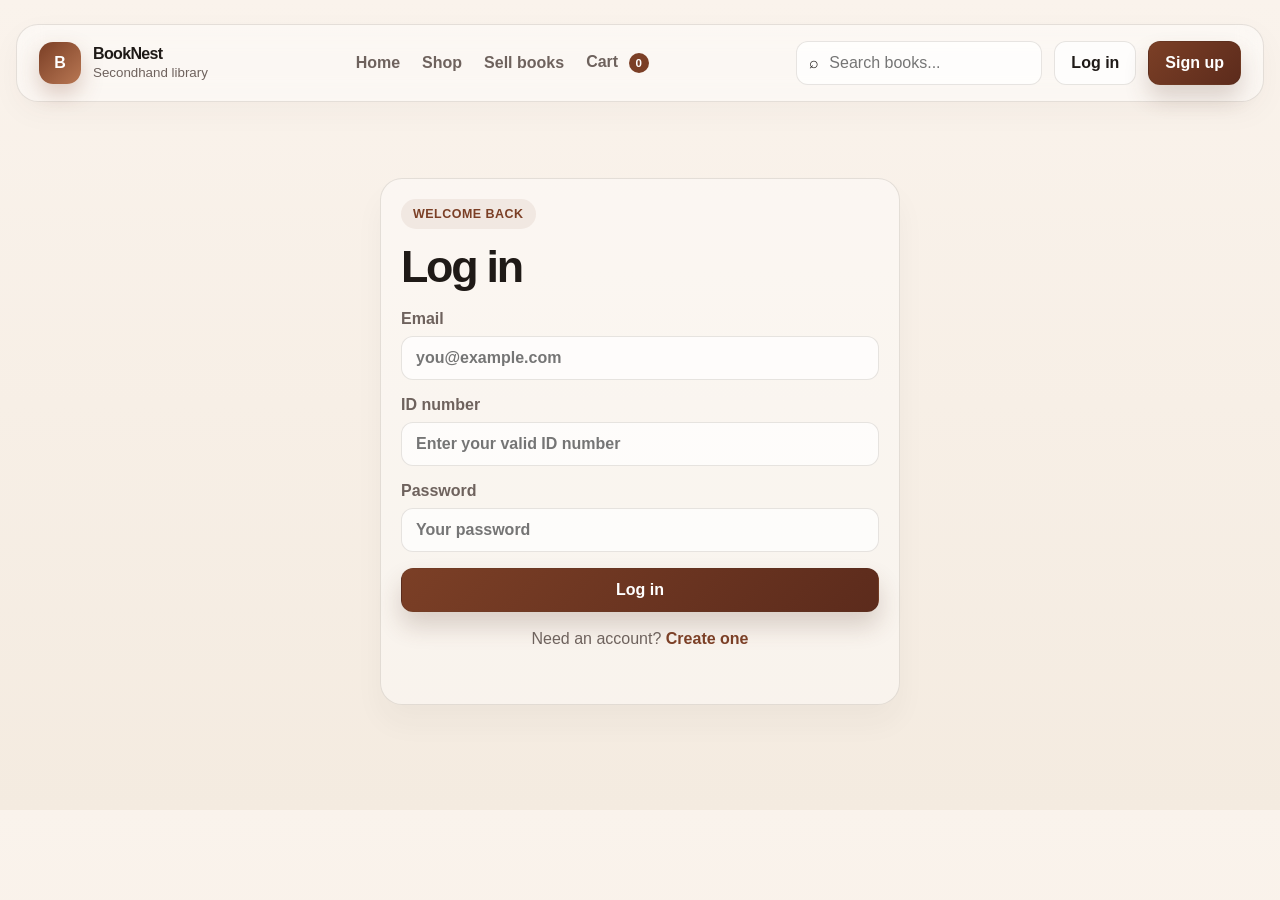
<file: index.html>
<!DOCTYPE html>
<html lang="en">
  <head>
    <meta charset="UTF-8" />
    <meta http-equiv="refresh" content="0; url=pages/login.html" />
    <title>BookNest</title>
  </head>
  <body>
    Redirecting to BookNest login page...
  </body>
</html>
</file>
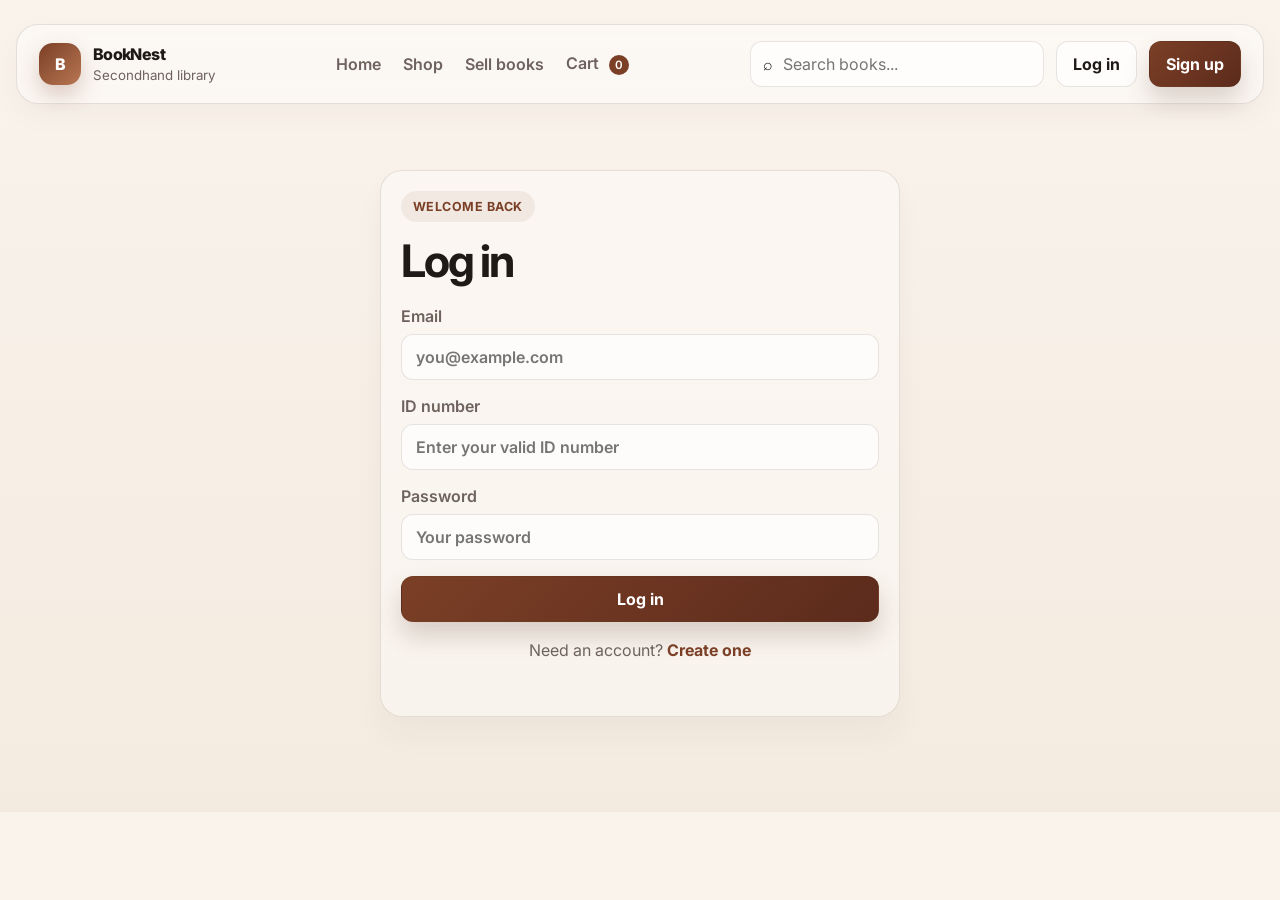
<file: pages/cart.html>
<!DOCTYPE html>
<html lang="en">
  <head>
    <meta charset="UTF-8" />
    <meta name="viewport" content="width=device-width, initial-scale=1.0" />
    <title>Your Cart | BookNest</title>
    <link rel="preconnect" href="https://fonts.googleapis.com" />
    <link rel="preconnect" href="https://fonts.gstatic.com" crossorigin />
    <link href="https://fonts.googleapis.com/css2?family=Inter:wght@400;500;600;700;800&display=swap" rel="stylesheet" />
    <link rel="stylesheet" href="../css/styles.css" />
  </head>
  <body data-page="cart">
    <div id="header-root"></div>

    <div class="page-shell">
      <main>
        <div class="page-header">
          <div>
            <span class="eyebrow">Your basket</span>
            <h1>Shopping cart</h1>
          </div>
          <a class="secondary-btn" href="products.html">Continue shopping</a>
        </div>

        <div class="layout-2col">
          <section class="cart-panel">
            <h3>Items</h3>
            <div id="cart-items"></div>
          </section>

          <aside id="cart-summary" class="summary-card"></aside>
        </div>
      </main>
    </div>

    <script src="../src/data/books.js"></script>
    <script src="../src/components/site-header.js"></script>
    <script src="../src/js/app.js"></script>
  </body>
</html>
</file>
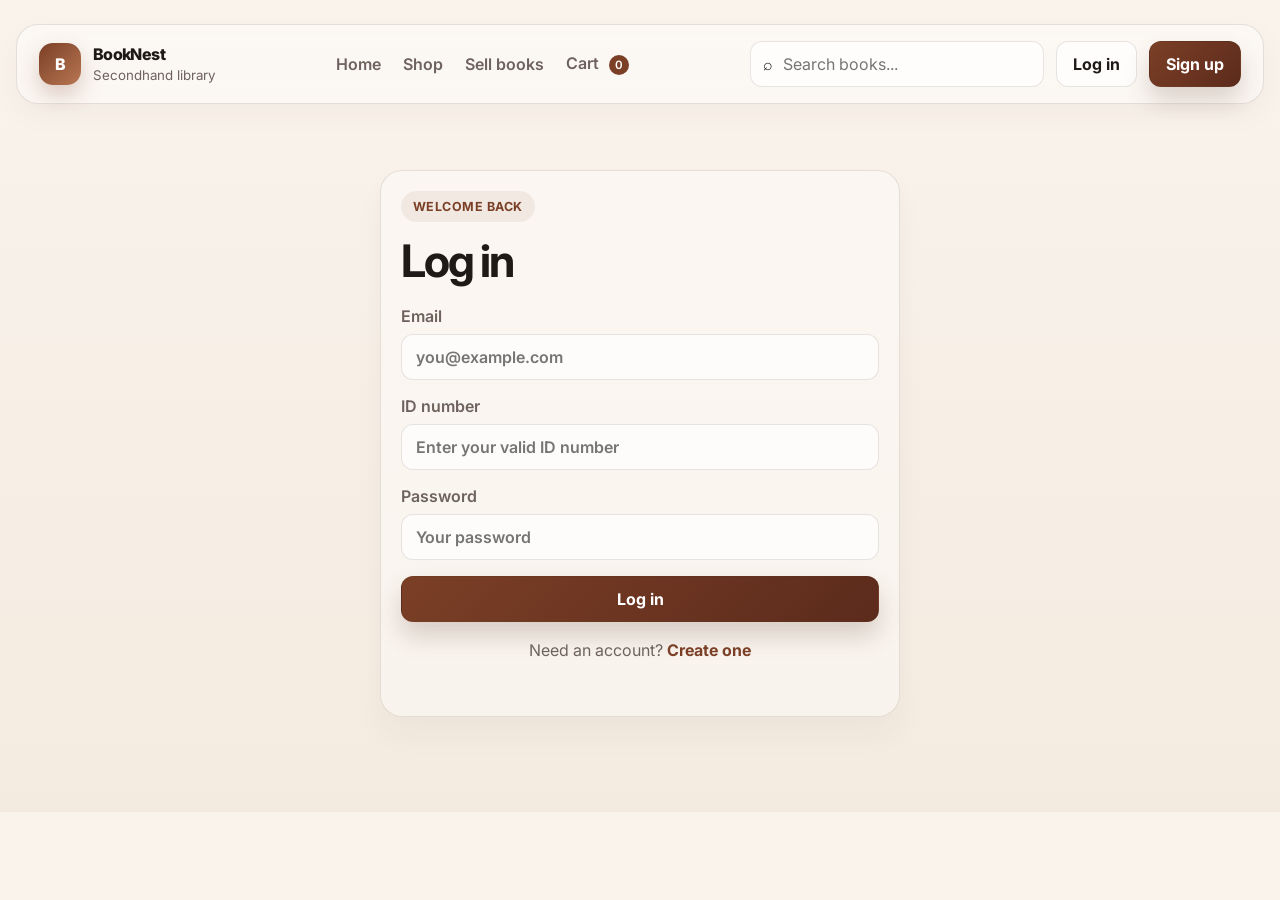
<file: pages/checkout.html>
<!DOCTYPE html>
<html lang="en">
  <head>
    <meta charset="UTF-8" />
    <meta name="viewport" content="width=device-width, initial-scale=1.0" />
    <title>Checkout | BookNest</title>
    <link rel="preconnect" href="https://fonts.googleapis.com" />
    <link rel="preconnect" href="https://fonts.gstatic.com" crossorigin />
    <link href="https://fonts.googleapis.com/css2?family=Inter:wght@400;500;600;700;800&display=swap" rel="stylesheet" />
    <link rel="stylesheet" href="../css/styles.css" />
  </head>
  <body data-page="checkout">
    <div id="header-root"></div>

    <div class="page-shell">
      <main>
        <div class="page-header">
          <div>
            <span class="eyebrow">Secure checkout</span>
            <h1>Payment details</h1>
          </div>
          <a class="secondary-btn" href="cart.html">Back to cart</a>
        </div>

        <div class="layout-2col">
          <section id="checkout-panel" class="checkout-panel"></section>

          <aside class="summary-card">
            <h3>Order summary</h3>
            <ul id="order-summary" class="summary-list"></ul>
            <div id="confirmation-box" class="success-box" style="display:none;">Order placed successfully!</div>
          </aside>
        </div>
      </main>
    </div>

    <script src="../src/data/books.js"></script>
    <script src="../src/components/site-header.js"></script>
    <script src="../src/js/app.js"></script>
  </body>
</html>
</file>
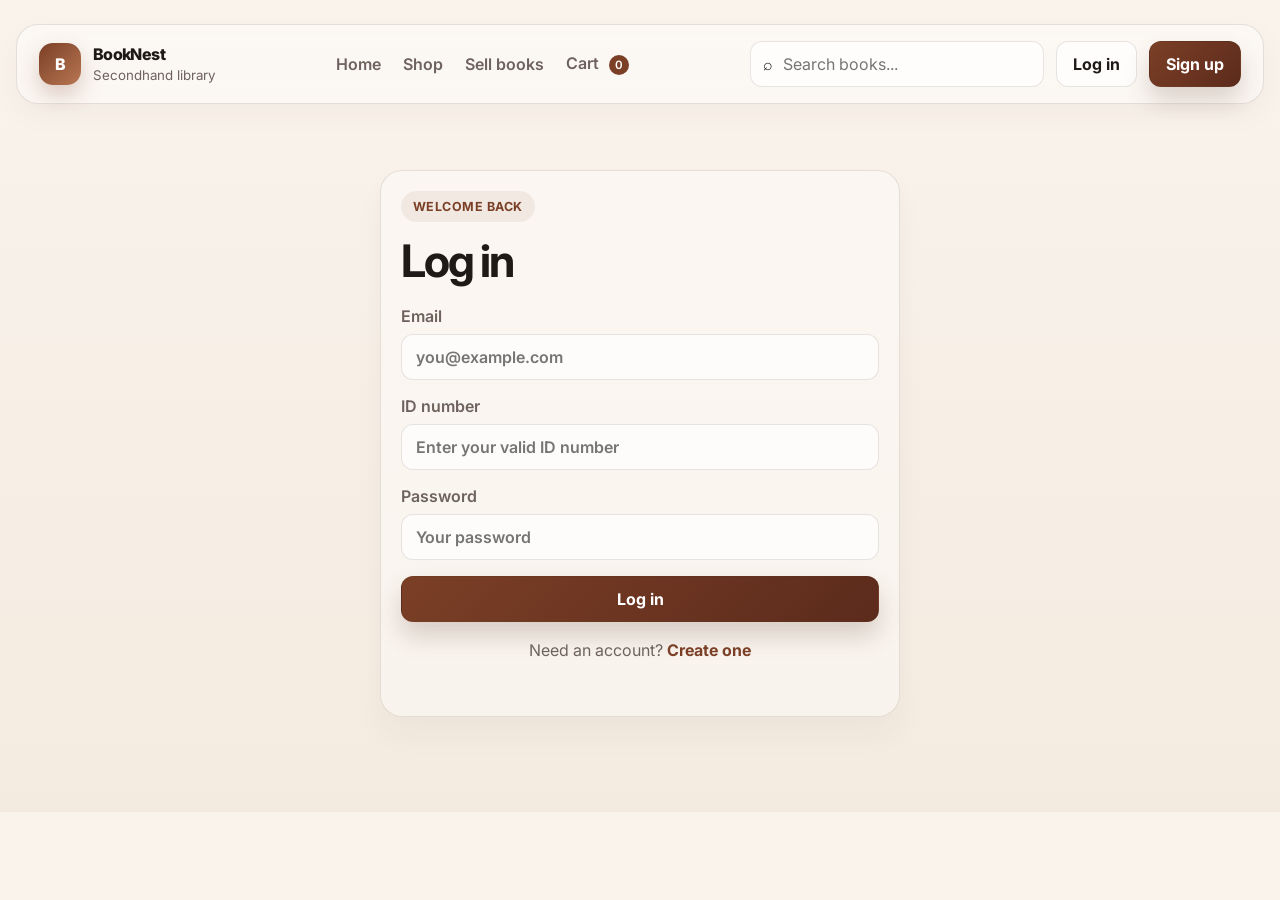
<file: pages/home.html>
<!DOCTYPE html>
<html lang="en">
  <head>
    <meta charset="UTF-8" />
    <meta name="viewport" content="width=device-width, initial-scale=1.0" />
    <title>BookNest | Secondhand Book Store</title>
    <link rel="preconnect" href="https://fonts.googleapis.com" />
    <link rel="preconnect" href="https://fonts.gstatic.com" crossorigin />
    <link href="https://fonts.googleapis.com/css2?family=Inter:wght@400;500;600;700;800&display=swap" rel="stylesheet" />
    <link rel="stylesheet" href="../css/styles.css" />
  </head>
  <body data-page="home">
    <div id="header-root"></div>

    <div class="page-shell">
      <main>
        <section class="hero">
          <div class="hero-copy">
            <span class="eyebrow">Fresh picks • low prices</span>
            <h1>Find your next favorite read at a fair price.</h1>
            <p>Discover gently used books, rare editions, and student favorites — all curated for readers who love value and stories.</p>

            <div class="hero-actions">
              <a href="products.html" class="primary-btn large">Shop now</a>
              <a href="sell.html" class="secondary-btn large">Sell your books</a>
            </div>

            <div class="stats-row">
              <div>
                <strong>25k+</strong>
                <span>Books listed</span>
              </div>
              <div>
                <strong>4.8/5</strong>
                <span>Reader rating</span>
              </div>
              <div>
                <strong>1,200+</strong>
                <span>Happy buyers</span>
              </div>
            </div>
          </div>

          <div class="hero-visual">
            <div class="book-showcase">
              <div class="stacked-book book-one"></div>
              <div class="stacked-book book-two"></div>
              <div class="featured-book-card">
                <img class="cover-art" alt="Featured book cover" src="https://images.unsplash.com/photo-1512820790803-83ca734da794?auto=format&fit=crop&w=900&q=80" />
                <div class="book-details">
                  <p class="label">Featured</p>
                  <h3>Modern Poetry</h3>
                  <div class="meta-row">
                    <span>by Maya Cole</span>
                    <strong>$18</strong>
                  </div>
                </div>
              </div>
            </div>
          </div>
        </section>

        <section class="promo-strip">
          <div><span>📚</span> Free shipping over $35</div>
          <div><span>✅</span> Quality checked condition</div>
          <div><span>🔄</span> Easy exchange policy</div>
        </section>

        <section class="category-grid">
          <article class="category-card" data-category="Fiction">
            <img src="https://images.unsplash.com/photo-1515377905703-c4788e51af15?auto=format&fit=crop&w=900&q=80" alt="Fiction books" />
            <div>
              <h3>Fiction</h3>
              <p>Stories that stay with you.</p>
            </div>
          </article>

          <article class="category-card" data-category="Academic">
            <img src="https://images.unsplash.com/photo-1521587760476-6c12a4b040da?auto=format&fit=crop&w=900&q=80" alt="Academic books" />
            <div>
              <h3>Academic</h3>
              <p>Study essentials and guides.</p>
            </div>
          </article>

          <article class="category-card" data-category="Self-growth">
            <img src="https://images.unsplash.com/photo-1544947950-fa07a98d237f?auto=format&fit=crop&w=900&q=80" alt="Self-growth books" />
            <div>
              <h3>Self-growth</h3>
              <p>Mindset, habits, and clarity.</p>
            </div>
          </article>
        </section>

        <section class="catalogue home-catalogue">
          <div class="section-head">
            <div>
              <span class="eyebrow">Popular now</span>
              <h2>Trending books</h2>
            </div>
            <a href="products.html">View all →</a>
          </div>

          <div id="home-book-grid" class="book-grid"></div>
        </section>

        <section class="bottom-sections">
          <div class="sell-panel">
            <div>
              <span class="eyebrow">Sell with us</span>
              <h3>Turn your old books into cash.</h3>
            </div>
            <a class="primary-btn" href="sell.html">Start selling</a>
          </div>

          <div class="feature-grid">
            <article>
              <div class="icon">📦</div>
              <h4>Quick dispatch</h4>
              <p>Orders packed within 24 hours.</p>
            </article>
            <article>
              <div class="icon">🛡️</div>
              <h4>Verified quality</h4>
              <p>Every book is inspected before listing.</p>
            </article>
            <article>
              <div class="icon">💬</div>
              <h4>Reader support</h4>
              <p>Friendly guidance for every purchase.</p>
            </article>
          </div>
        </section>
      </main>
    </div>

    <script src="../src/data/books.js"></script>
    <script src="../src/components/site-header.js"></script>
    <script src="../src/js/app.js"></script>
  </body>
</html>
</file>
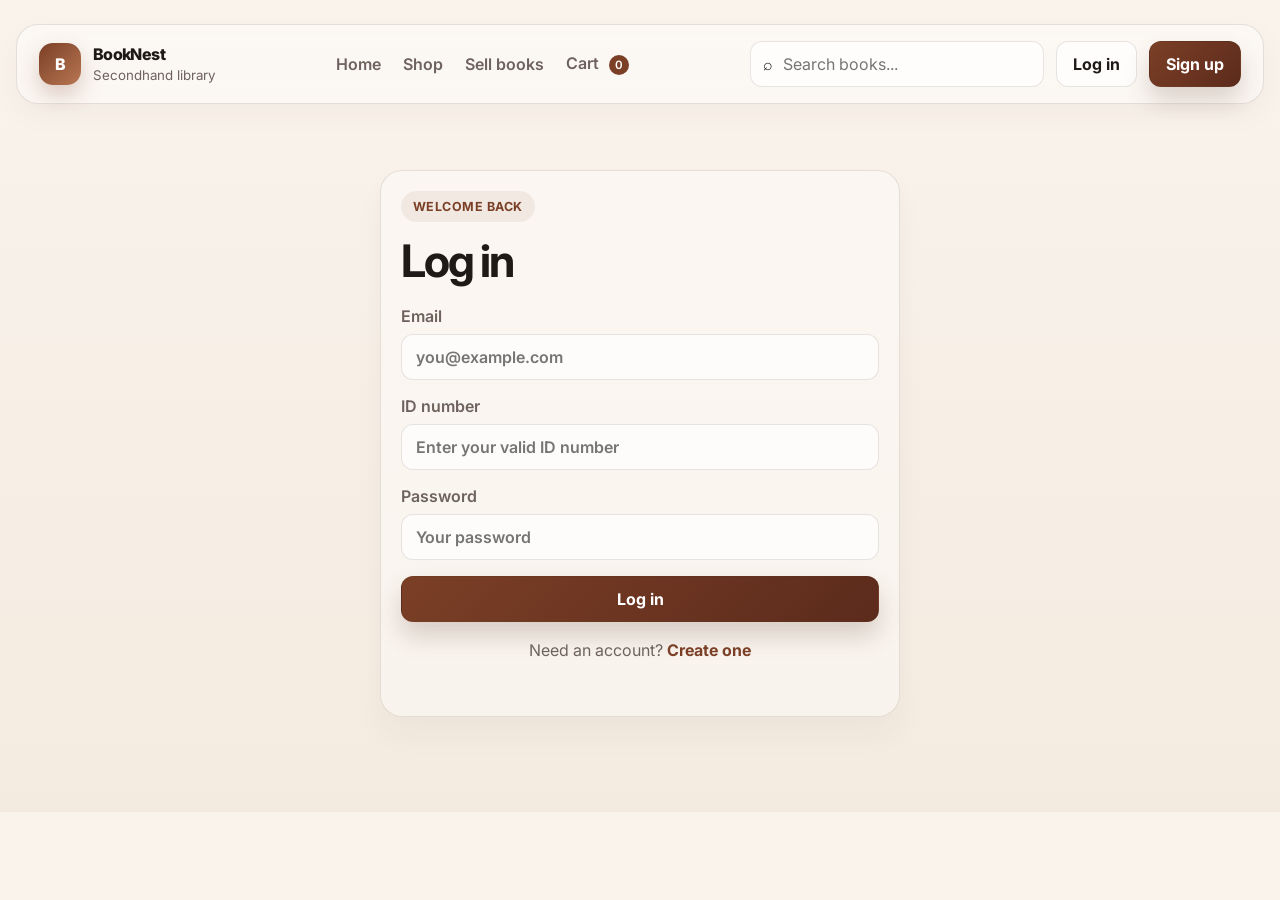
<file: pages/login.html>
<!DOCTYPE html>
<html lang="en">
  <head>
    <meta charset="UTF-8" />
    <meta name="viewport" content="width=device-width, initial-scale=1.0" />
    <title>Login | BookNest</title>
    <link rel="preconnect" href="https://fonts.googleapis.com" />
    <link rel="preconnect" href="https://fonts.gstatic.com" crossorigin />
    <link href="https://fonts.googleapis.com/css2?family=Inter:wght@400;500;600;700;800&display=swap" rel="stylesheet" />
    <link rel="stylesheet" href="../css/styles.css" />
  </head>
  <body data-page="login">
    <div id="header-root"></div>

    <div class="page-shell auth-shell">
      <div class="auth-card">
        <div class="auth-header">
          <span class="eyebrow">Welcome back</span>
          <h1>Log in</h1>
        </div>

        <form id="login-form" class="auth-form">
          <label>
            <span>Email</span>
            <input name="email" type="email" placeholder="you@example.com" required />
          </label>

          <label>
            <span>ID number</span>
            <input name="idNumber" type="text" placeholder="Enter your valid ID number" required />
          </label>

          <label>
            <span>Password</span>
            <input name="password" type="password" placeholder="Your password" required />
          </label>

          <button type="submit" class="primary-btn">Log in</button>
        </form>

        <p class="auth-switch">
          Need an account?
          <a href="signup.html">Create one</a>
        </p>

        <div id="login-message" class="auth-message" aria-live="polite"></div>
      </div>
    </div>

    <script src="../src/components/site-header.js"></script>
    <script src="../src/js/auth.js"></script>
  </body>
</html>
</file>
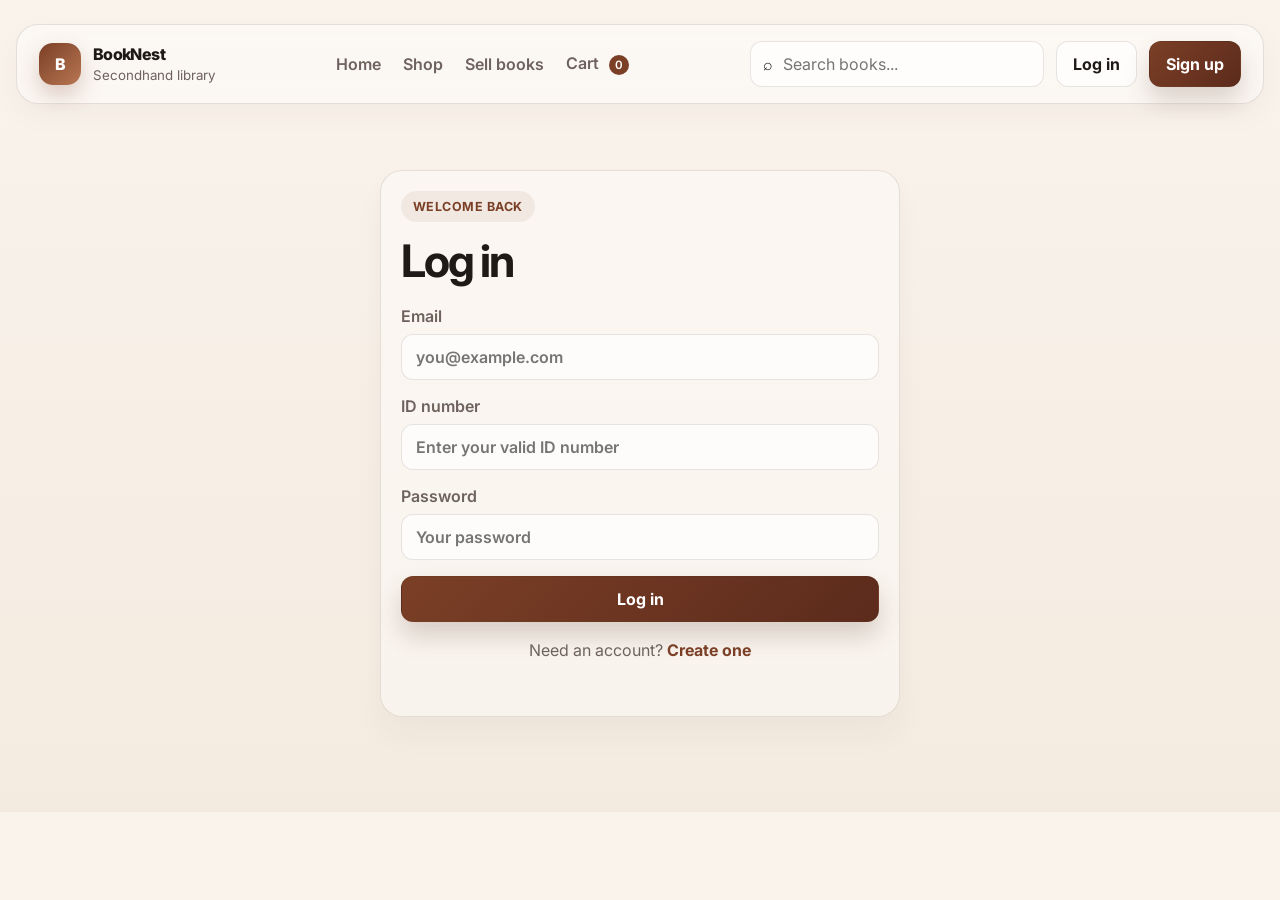
<file: pages/product.html>
<!DOCTYPE html>
<html lang="en">
  <head>
    <meta charset="UTF-8" />
    <meta name="viewport" content="width=device-width, initial-scale=1.0" />
    <title>Book Details | BookNest</title>
    <link rel="preconnect" href="https://fonts.googleapis.com" />
    <link rel="preconnect" href="https://fonts.gstatic.com" crossorigin />
    <link href="https://fonts.googleapis.com/css2?family=Inter:wght@400;500;600;700;800&display=swap" rel="stylesheet" />
    <link rel="stylesheet" href="../css/styles.css" />
  </head>
  <body data-page="product">
    <div id="header-root"></div>

    <div class="page-shell">
      <main>
        <div id="product-detail"></div>
      </main>
    </div>

    <script src="../src/data/books.js"></script>
    <script src="../src/components/site-header.js"></script>
    <script src="../src/js/app.js"></script>
  </body>
</html>
</file>
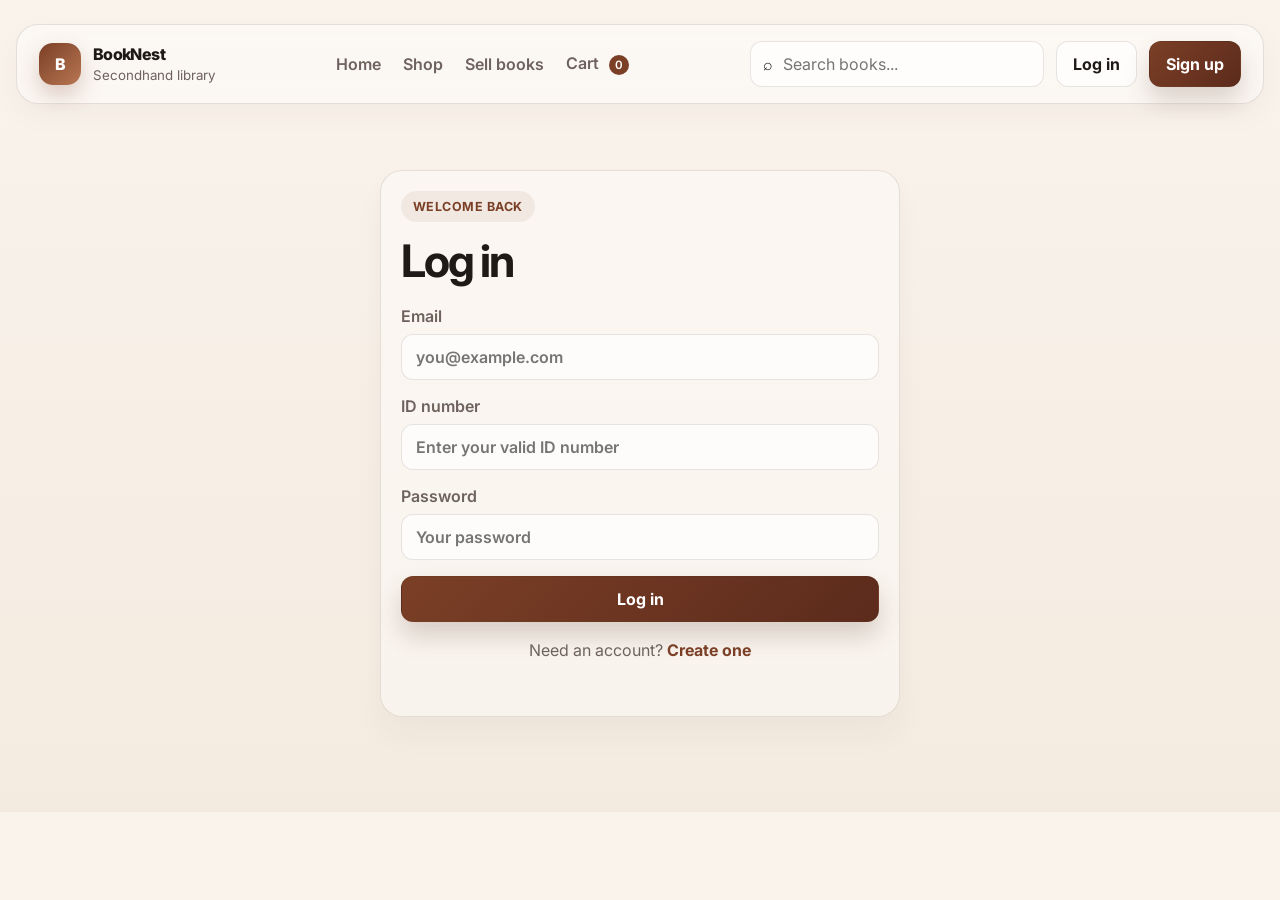
<file: pages/products.html>
<!DOCTYPE html>
<html lang="en">
  <head>
    <meta charset="UTF-8" />
    <meta name="viewport" content="width=device-width, initial-scale=1.0" />
    <title>Shop Books | BookNest</title>
    <link rel="preconnect" href="https://fonts.googleapis.com" />
    <link rel="preconnect" href="https://fonts.gstatic.com" crossorigin />
    <link href="https://fonts.googleapis.com/css2?family=Inter:wght@400;500;600;700;800&display=swap" rel="stylesheet" />
    <link rel="stylesheet" href="../css/styles.css" />
  </head>
  <body data-page="products">
    <div id="header-root"></div>

    <div class="page-shell">
      <main>
        <div class="page-header">
          <div>
            <span class="eyebrow">Browse collection</span>
            <h1>Secondhand bestsellers</h1>
            <p>Curated reads with quality checked and gently loved covers.</p>
          </div>
          <a class="primary-btn" href="sell.html">Sell a book</a>
        </div>

        <div class="catalog-toolbar">
          <div class="filters" aria-label="Book filters">
            <button class="chip active" data-category="All">All</button>
            <button class="chip" data-category="Fiction">Fiction</button>
            <button class="chip" data-category="Academic">Academic</button>
            <button class="chip" data-category="Self-growth">Self-growth</button>
            <button class="chip" data-category="Comics">Comics</button>
            <button class="chip" data-category="Children">Children</button>
          </div>

          <select id="sort-select" aria-label="Sort books">
            <option value="featured">Featured</option>
            <option value="low">Price: Low to high</option>
            <option value="high">Price: High to low</option>
            <option value="rating">Top rated</option>
          </select>
        </div>

        <div id="product-grid" class="book-grid"></div>
      </main>
    </div>

    <script src="../src/data/books.js"></script>
    <script src="../src/components/site-header.js"></script>
    <script src="../src/js/app.js"></script>
  </body>
</html>
</file>
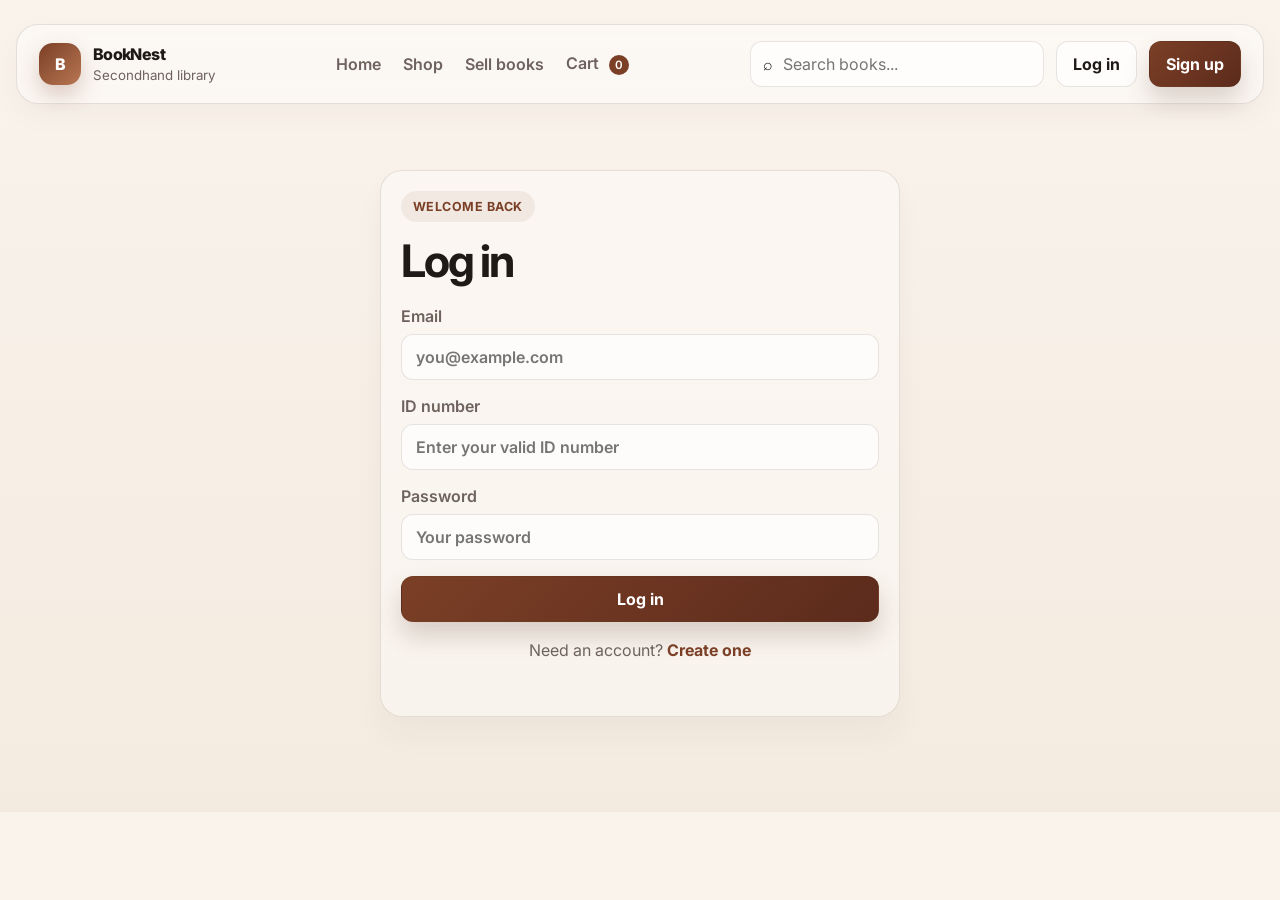
<file: pages/sell.html>
<!DOCTYPE html>
<html lang="en">
  <head>
    <meta charset="UTF-8" />
    <meta name="viewport" content="width=device-width, initial-scale=1.0" />
    <title>Sell Your Book | BookNest</title>
    <link rel="preconnect" href="https://fonts.googleapis.com" />
    <link rel="preconnect" href="https://fonts.gstatic.com" crossorigin />
    <link href="https://fonts.googleapis.com/css2?family=Inter:wght@400;500;600;700;800&display=swap" rel="stylesheet" />
    <link rel="stylesheet" href="../css/styles.css" />
  </head>
  <body data-page="sell">
    <div id="header-root"></div>

    <div class="page-shell">
      <main>
        <div class="page-header">
          <div>
            <span class="eyebrow">Seller dashboard</span>
            <h1>List your book</h1>
            <p>Turn your old books into cash with a quick, simple listing.</p>
          </div>
          <a class="secondary-btn" href="products.html">Browse catalog</a>
        </div>

        <div class="layout-2col">
          <section class="sell-panel-card">
            <h3>Book details</h3>
            <form class="sell-form" id="sell-form">
              <div>
                <label>Title</label>
                <input name="title" type="text" placeholder="Enter book title" required />
              </div>
              <div>
                <label>Author</label>
                <input name="author" type="text" placeholder="Enter author name" required />
              </div>
              <div>
                <label>Category</label>
                <select name="category">
                  <option>Fiction</option>
                  <option>Academic</option>
                  <option>Self-growth</option>
                  <option>Comics</option>
                  <option>Children</option>
                  <option>History</option>
                </select>
              </div>
              <div>
                <label>Condition</label>
                <select name="condition">
                  <option>Like new</option>
                  <option>Good</option>
                  <option>Average</option>
                </select>
              </div>
              <div>
                <label>Price</label>
                <input name="price" type="number" min="5" step="1" value="18" required />
              </div>
              <div>
                <label>Cover image URL</label>
                <input name="image" type="url" placeholder="https://..." />
              </div>
              <div class="form-full">
                <label>Notes</label>
                <textarea name="notes" placeholder="Add a short description of the book's condition and story."></textarea>
              </div>
              <div class="form-full form-actions">
                <button class="primary-btn" type="submit">List book</button>
                <button class="secondary-btn" type="reset">Reset</button>
              </div>
            </form>
            <div id="success-box" class="success-box" style="display: none;"></div>
          </section>

          <aside class="summary-card">
            <h3>Listing preview</h3>
            <div id="listing-preview" class="listing-preview">
              <img src="https://images.unsplash.com/photo-1516979187457-637abb4f9353?auto=format&fit=crop&w=900&q=80" alt="Preview book" />
              <div>
                <div class="book-category">Fiction</div>
                <h4>Preview title</h4>
                <p>by Author Name</p>
                <strong>$18</strong>
              </div>
            </div>
          </aside>
        </div>
      </main>
    </div>

    <script src="../src/data/books.js"></script>
    <script src="../src/components/site-header.js"></script>
    <script src="../src/js/app.js"></script>
  </body>
</html>
</file>
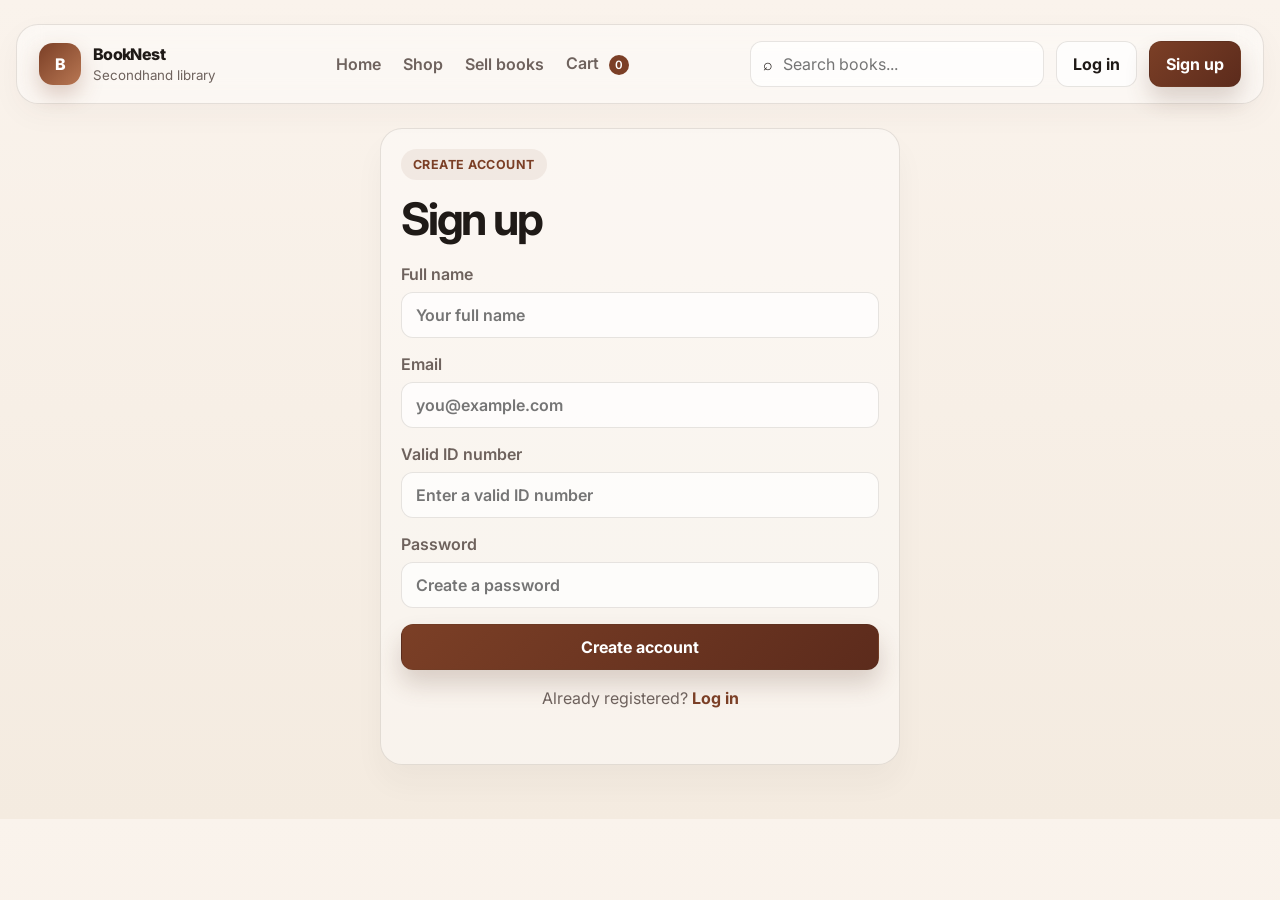
<file: pages/signup.html>
<!DOCTYPE html>
<html lang="en">
  <head>
    <meta charset="UTF-8" />
    <meta name="viewport" content="width=device-width, initial-scale=1.0" />
    <title>Sign Up | BookNest</title>
    <link rel="preconnect" href="https://fonts.googleapis.com" />
    <link rel="preconnect" href="https://fonts.gstatic.com" crossorigin />
    <link href="https://fonts.googleapis.com/css2?family=Inter:wght@400;500;600;700;800&display=swap" rel="stylesheet" />
    <link rel="stylesheet" href="../css/styles.css" />
  </head>
  <body data-page="signup">
    <div id="header-root"></div>

    <div class="page-shell auth-shell">
      <div class="auth-card">
        <div class="auth-header">
          <span class="eyebrow">Create account</span>
          <h1>Sign up</h1>
        </div>

        <form id="signup-form" class="auth-form">
          <label>
            <span>Full name</span>
            <input name="name" type="text" placeholder="Your full name" required />
          </label>

          <label>
            <span>Email</span>
            <input name="email" type="email" placeholder="you@example.com" required />
          </label>

          <label>
            <span>Valid ID number</span>
            <input name="idNumber" type="text" placeholder="Enter a valid ID number" required />
          </label>

          <label>
            <span>Password</span>
            <input name="password" type="password" placeholder="Create a password" required />
          </label>

          <button type="submit" class="primary-btn">Create account</button>
        </form>

        <p class="auth-switch">
          Already registered?
          <a href="login.html">Log in</a>
        </p>

        <div id="signup-message" class="auth-message" aria-live="polite"></div>
      </div>
    </div>

    <script src="../src/components/site-header.js"></script>
    <script src="../src/js/auth.js"></script>
  </body>
</html>
</file>
<file: css/styles.css>
:root {
  --bg: #f5efe8;
  --bg-soft: #f9f4ee;
  --card: #fffdfb;
  --surface: #f0e6dc;
  --primary: #7b3f26;
  --primary-dark: #5c2b1c;
  --text: #1f1a17;
  --muted: #6e625d;
  --line: rgba(71, 53, 45, 0.13);
  --warm: #e6b267;
  --sage: #9cb89c;
  --shadow: 0 24px 50px rgba(73, 45, 34, 0.12);
  --success: #2d7d55;
  --danger: #ba4a4a;
}

* { box-sizing: border-box; }
html { scroll-behavior: smooth; }
body {
  margin: 0;
  font-family: "Inter", sans-serif;
  background: linear-gradient(180deg, #faf3ec 0%, #f4ebe0 100%);
  color: var(--text);
}

a { text-decoration: none; }
button, input, select, textarea { font: inherit; }
img { display: block; max-width: 100%; }

.page-shell {
  width: min(1280px, calc(100% - 32px));
  margin: 24px auto 54px;
}

.topbar {
  display: flex;
  align-items: center;
  justify-content: space-between;
  gap: 18px;
  background: rgba(255, 255, 255, 0.42);
  backdrop-filter: blur(12px);
  border: 1px solid var(--line);
  border-radius: 22px;
  padding: 16px 22px;
  box-shadow: 0 10px 30px rgba(71, 53, 45, 0.04);
  width: min(1280px, calc(100% - 32px));
  margin: 24px auto 0;
}

.brand-wrap {
  display: flex;
  align-items: center;
  gap: 12px;
  color: var(--text);
}

.brand-mark {
  width: 42px;
  height: 42px;
  display: grid;
  place-items: center;
  border-radius: 14px;
  background: linear-gradient(135deg, var(--primary), #b87753);
  color: white;
  font-weight: 800;
  box-shadow: 0 10px 22px rgba(123, 63, 38, 0.25);
}

.brand-name { font-weight: 800; letter-spacing: -0.04em; }
.brand-wrap small { color: var(--muted); }

.nav-links {
  display: flex;
  align-items: center;
  gap: 22px;
}

.nav-links a {
  color: var(--muted);
  font-weight: 600;
}

.nav-links a.active,
.nav-links a:hover { color: var(--primary); }

.cart-pill {
  display: inline-flex;
  align-items: center;
  justify-content: center;
  min-width: 20px;
  height: 20px;
  border-radius: 999px;
  background: var(--primary);
  color: white;
  font-size: 0.72rem;
  padding: 0 6px;
  margin-left: 6px;
}

.header-actions {
  display: flex;
  align-items: center;
  gap: 12px;
}

.search-box {
  display: flex;
  align-items: center;
  gap: 10px;
  background: rgba(255, 255, 255, 0.74);
  border: 1px solid var(--line);
  border-radius: 12px;
  padding: 0 12px;
  min-width: 220px;
}

.search-box input {
  background: transparent;
  border: 0;
  outline: none;
  color: var(--muted);
  width: 100%;
  padding: 12px 0;
}

.primary-btn,
.secondary-btn,
.ghost-btn,
.small-btn {
  display: inline-flex;
  align-items: center;
  justify-content: center;
  border-radius: 12px;
  padding: 12px 16px;
  cursor: pointer;
  font-weight: 700;
  transition: 0.2s ease;
  border: 1px solid var(--line);
}

.primary-btn {
  background: linear-gradient(135deg, var(--primary), var(--primary-dark));
  color: white;
  box-shadow: 0 14px 24px rgba(91, 53, 40, 0.2);
}

.secondary-btn,
.ghost-btn,
.small-btn {
  background: rgba(255, 255, 255, 0.7);
  color: var(--text);
}

.primary-btn:hover,
.secondary-btn:hover,
.ghost-btn:hover,
.small-btn:hover { transform: translateY(-1px); }

.large { padding: 15px 22px; font-size: 1rem; }

.user-pill {
  display: inline-flex;
  align-items: center;
  padding: 10px 14px;
  border-radius: 999px;
  background: rgba(123, 63, 38, 0.08);
  color: var(--primary);
  font-weight: 700;
}

.hero {
  display: grid;
  grid-template-columns: 1.2fr 0.8fr;
  align-items: center;
  gap: 30px;
  padding: 46px 10px 18px;
}

.eyebrow {
  display: inline-block;
  padding: 8px 12px;
  border-radius: 999px;
  background: rgba(123, 63, 38, 0.08);
  color: var(--primary);
  font-size: 0.78rem;
  font-weight: 700;
  letter-spacing: 0.04em;
  text-transform: uppercase;
}

.hero-copy h1 { margin: 16px 0; font-size: clamp(2.5rem, 4vw, 5rem); line-height: 0.95; letter-spacing: -0.06em; }
.hero-copy p { margin: 0; max-width: 600px; color: var(--muted); font-size: 1.08rem; line-height: 1.7; }
.hero-actions { display: flex; gap: 14px; margin-top: 28px; }
.stats-row { display: flex; gap: 28px; margin-top: 30px; flex-wrap: wrap; }
.stats-row div { display: flex; flex-direction: column; gap: 6px; }
.stats-row strong { font-size: 1.5rem; letter-spacing: -0.05em; }
.stats-row span { color: var(--muted); }

.hero-visual { display: flex; justify-content: center; align-items: center; min-height: 420px; }
.book-showcase { position: relative; width: min(480px, 100%); height: 420px; }
.stacked-book {
  position: absolute;
  border-radius: 24px 24px 16px 16px;
  box-shadow: var(--shadow);
}
.book-one {
  width: 200px;
  height: 280px;
  background: linear-gradient(180deg, #d7a66f, #b96d39);
  left: 90px;
  top: 70px;
  transform: rotate(-18deg);
}
.book-two {
  width: 200px;
  height: 280px;
  background: linear-gradient(180deg, #7c8e9a, #536673);
  right: 70px;
  top: 110px;
  transform: rotate(12deg);
}
.featured-book-card {
  position: absolute;
  left: 50%;
  top: 48%;
  transform: translate(-50%, -50%);
  width: 280px;
  background: rgba(255, 255, 255, 0.7);
  border: 1px solid rgba(255, 255, 255, 0.8);
  border-radius: 24px;
  padding: 18px;
  box-shadow: var(--shadow);
}
.cover-art {
  width: 100%;
  height: 180px;
  border-radius: 18px;
  object-fit: cover;
}
.book-details { margin-top: 14px; }
.label { margin: 0 0 8px; text-transform: uppercase; letter-spacing: 0.07em; font-size: 0.72rem; color: var(--muted); }
.book-details h3 { margin: 0 0 10px; font-size: 1.5rem; letter-spacing: -0.04em; }
.meta-row { display: flex; justify-content: space-between; align-items: center; color: var(--muted); font-size: 0.92rem; }
.meta-row strong { color: var(--text); }

.promo-strip {
  display: grid;
  grid-template-columns: repeat(3, minmax(200px, 1fr));
  gap: 14px;
  margin: 18px 0 28px;
}
.promo-strip > div {
  display: flex;
  align-items: center;
  justify-content: center;
  gap: 10px;
  background: rgba(255, 255, 255, 0.4);
  border: 1px solid var(--line);
  border-radius: 16px;
  padding: 16px 12px;
  color: var(--muted);
  font-weight: 600;
}

.category-grid {
  display: grid;
  grid-template-columns: repeat(3, minmax(0, 1fr));
  gap: 18px;
  margin: 24px 0 32px;
}
.category-card {
  display: grid;
  grid-template-columns: 100px 1fr;
  align-items: center;
  gap: 14px;
  background: rgba(255, 255, 255, 0.38);
  border: 1px solid var(--line);
  border-radius: 22px;
  padding: 12px;
  cursor: pointer;
}
.category-card img { width: 100%; height: 110px; border-radius: 16px; object-fit: cover; }
.category-card h3 { margin: 0 0 8px; font-size: 1.2rem; }
.category-card p { margin: 0; color: var(--muted); line-height: 1.5; }

.catalogue { min-width: 0; }
.section-head {
  display: flex;
  justify-content: space-between;
  align-items: flex-end;
  gap: 12px;
  margin-bottom: 18px;
}
.section-head h2 { margin: 8px 0 0; font-size: clamp(1.8rem, 3vw, 2.6rem); letter-spacing: -0.05em; }
.section-head a { color: var(--primary); font-weight: 700; }

.filters {
  display: flex;
  align-items: center;
  gap: 12px;
  flex-wrap: wrap;
  margin-bottom: 20px;
}
.chip {
  padding: 10px 14px;
  border-radius: 999px;
  border: 1px solid var(--line);
  background: rgba(255, 255, 255, 0.4);
  color: var(--muted);
  font-weight: 700;
  cursor: pointer;
}
.chip.active {
  background: var(--primary);
  color: #fff;
  border-color: rgba(0, 0, 0, 0);
}

.book-grid {
  display: grid;
  grid-template-columns: repeat(3, minmax(0, 1fr));
  gap: 20px;
}
.book-card {
  background: rgba(255, 255, 255, 0.42);
  border: 1px solid var(--line);
  border-radius: 22px;
  padding: 14px;
  box-shadow: 0 18px 30px rgba(63, 48, 41, 0.04);
}
.book-card img { width: 100%; height: 240px; object-fit: cover; border-radius: 18px; }
.book-body { padding: 14px 4px 4px; }
.book-meta, .book-bottom, .book-actions, .summary-row, .checkout-row, .attribute-row { display: flex; align-items: center; justify-content: space-between; gap: 8px; }
.book-category { color: var(--muted); font-size: 0.76rem; font-weight: 700; letter-spacing: 0.06em; text-transform: uppercase; }
.rating { color: #d38c2d; font-weight: 700; font-size: 0.9rem; }
.book-body h3 { margin: 12px 0 10px; font-size: 1.28rem; letter-spacing: -0.04em; }
.author { margin: 0; color: var(--muted); }
.book-bottom { margin-top: 14px; }
.price { font-size: 1.45rem; font-weight: 800; letter-spacing: -0.05em; }
.condition {
  display: inline-flex;
  align-items: center;
  padding: 7px 10px;
  border-radius: 999px;
  background: rgba(156, 184, 156, 0.15);
  color: #2d5b3f;
  font-size: 0.78rem;
  font-weight: 700;
}
.small-btn { padding: 9px 12px; font-size: 0.88rem; }
.book-actions { margin-top: 14px; gap: 10px; }

.bottom-sections {
  margin-top: 28px;
  display: grid;
  grid-template-columns: 1fr 1.3fr;
  gap: 20px;
}
.sell-panel {
  display: flex;
  align-items: center;
  justify-content: space-between;
  gap: 18px;
  padding: 28px 24px;
  background: linear-gradient(135deg, rgba(123, 63, 38, 0.08), rgba(230, 178, 103, 0.12));
  border: 1px solid var(--line);
  border-radius: 22px;
}
.sell-panel h3 { margin: 10px 0 0; font-size: clamp(1.7rem, 3vw, 2.3rem); letter-spacing: -0.05em; }
.feature-grid { display: grid; grid-template-columns: repeat(3, minmax(0, 1fr)); gap: 18px; }
.feature-grid article {
  background: rgba(255, 255, 255, 0.38);
  border: 1px solid var(--line);
  border-radius: 20px;
  padding: 20px 16px;
}
.icon {
  width: 52px;
  height: 52px;
  display: grid;
  place-items: center;
  border-radius: 14px;
  background: rgba(123, 63, 38, 0.08);
  font-size: 1.6rem;
  margin-bottom: 16px;
}
.feature-grid h4 { margin: 0 0 10px; font-size: 1.05rem; }
.feature-grid p { margin: 0; color: var(--muted); line-height: 1.6; }

.page-header {
  display: flex;
  justify-content: space-between;
  align-items: center;
  gap: 16px;
  margin: 32px 0 24px;
}
.page-header h1 { margin: 0; font-size: clamp(2rem, 3vw, 3rem); letter-spacing: -0.05em; }
.page-header p { margin: 8px 0 0; color: var(--muted); }

.catalog-toolbar {
  display: flex;
  justify-content: space-between;
  align-items: center;
  gap: 14px;
  margin-bottom: 18px;
  flex-wrap: wrap;
}
.catalog-toolbar select {
  width: 180px;
  padding: 11px 12px;
  border-radius: 12px;
  border: 1px solid var(--line);
  background: rgba(255, 255, 255, 0.7);
  color: var(--text);
}

.layout-2col {
  display: grid;
  grid-template-columns: 1.2fr 0.8fr;
  gap: 24px;
  align-items: start;
}

.product-detail-card, .checkout-panel, .cart-panel, .sell-panel-card, .summary-card, .auth-card {
  background: rgba(255, 255, 255, 0.4);
  border: 1px solid var(--line);
  border-radius: 22px;
  padding: 20px;
  box-shadow: 0 18px 30px rgba(63, 48, 41, 0.04);
}

.detail-image { width: 100%; height: 540px; border-radius: 20px; object-fit: cover; }
.detail-content h2 { margin: 12px 0 10px; font-size: clamp(2.1rem, 4vw, 3rem); letter-spacing: -0.05em; }
.detail-meta { display: flex; flex-wrap: wrap; gap: 10px; color: var(--muted); margin-bottom: 16px; }
.detail-price { display: flex; align-items: center; gap: 16px; margin: 18px 0; }
.detail-price strong { font-size: 2.3rem; letter-spacing: -0.05em; }
.detail-actions { display: flex; flex-wrap: wrap; gap: 12px; margin-bottom: 18px; }
.info-block { padding-top: 18px; border-top: 1px solid var(--line); }
.info-block h3 { margin: 0 0 12px; }
.info-block p, .info-block li { color: var(--muted); line-height: 1.7; }

.summary-card h3, .checkout-panel h3, .cart-panel h3, .sell-panel-card h3 { margin-top: 0; }
.summary-list, .cart-list { list-style: none; padding: 0; margin: 0; }
.summary-list li, .cart-list li { padding: 10px 0; border-bottom: 1px solid var(--line); }
.summary-row { margin-top: 16px; padding-top: 12px; border-top: 1px solid var(--line); }
.summary-row strong { font-size: 1.5rem; }

.sell-form {
  display: grid;
  grid-template-columns: 1fr 1fr;
  gap: 16px;
}
.sell-form input, .sell-form select, .sell-form textarea,
.checkout-panel input, .checkout-panel select {
  width: 100%;
  padding: 12px 14px;
  border-radius: 12px;
  border: 1px solid var(--line);
  background: rgba(255, 255, 255, 0.7);
  color: var(--text);
}
.sell-form textarea, .checkout-panel textarea { min-height: 120px; resize: vertical; }
.form-full { grid-column: 1 / -1; }
.form-actions { display: flex; justify-content: flex-start; gap: 12px; margin-top: 12px; }
.listing-preview {
  margin-top: 20px;
  display: grid;
  grid-template-columns: 140px 1fr;
  gap: 14px;
  align-items: center;
  background: rgba(255, 255, 255, 0.64);
  border: 1px solid var(--line);
  border-radius: 18px;
  padding: 14px;
}
.listing-preview img { width: 140px; height: 180px; object-fit: cover; border-radius: 14px; }

.cart-item {
  display: grid;
  grid-template-columns: 110px 1fr auto;
  gap: 16px;
  padding: 14px 0;
  border-bottom: 1px solid var(--line);
}
.cart-item img { width: 110px; height: 140px; object-fit: cover; border-radius: 14px; }
.cart-item h4 { margin: 0 0 8px; }
.qty-controls {
  display: inline-flex;
  align-items: center;
  border: 1px solid var(--line);
  border-radius: 999px;
  background: rgba(255, 255, 255, 0.7);
  overflow: hidden;
}
.qty-controls button {
  width: 32px;
  height: 32px;
  border: 0;
  background: transparent;
  cursor: pointer;
  font-size: 1.1rem;
}
.qty-value { min-width: 32px; text-align: center; font-weight: 700; }
.remove-link {
  border: 0;
  background: transparent;
  color: var(--danger);
  cursor: pointer;
  font-weight: 700;
  padding: 0;
}

.checkout-panel form { display: grid; gap: 14px; }
.checkout-grid { display: grid; grid-template-columns: 1fr 1fr; gap: 12px; }
.checkout-submit { margin-top: 8px; }

.empty-state { text-align: center; padding: 48px 18px; color: var(--muted); }
.empty-state h3 { margin-top: 0; color: var(--text); }

.toast {
  position: fixed;
  right: 20px;
  bottom: 20px;
  padding: 12px 16px;
  border-radius: 12px;
  background: rgba(17, 24, 39, 0.9);
  color: white;
  box-shadow: var(--shadow);
  z-index: 200;
}

.success-box {
  margin-top: 20px;
  background: rgba(45, 125, 85, 0.1);
  border: 1px solid rgba(45, 125, 85, 0.25);
  border-radius: 18px;
  padding: 18px;
  color: var(--success);
  font-weight: 600;
}

.auth-shell {
  min-height: 70vh;
  display: grid;
  place-items: center;
}
.auth-card {
  width: min(520px, 100%);
}
.auth-header h1 { margin: 12px 0 18px; font-size: clamp(2rem, 4vw, 2.8rem); letter-spacing: -0.05em; }
.auth-form {
  display: grid;
  gap: 16px;
}
.auth-form label {
  display: grid;
  gap: 8px;
  color: var(--muted);
  font-weight: 600;
}
.auth-form input {
  width: 100%;
  padding: 12px 14px;
  border-radius: 12px;
  border: 1px solid var(--line);
  background: rgba(255, 255, 255, 0.7);
  color: var(--text);
}
.auth-switch {
  margin-top: 18px;
  color: var(--muted);
  text-align: center;
}
.auth-switch a { color: var(--primary); font-weight: 700; }
.auth-message {
  margin-top: 16px;
  min-height: 20px;
  font-weight: 600;
}
.auth-message.success { color: var(--success); }
.auth-message.error { color: var(--danger); }

@media (max-width: 980px) {
  .hero, .layout-2col, .bottom-sections, .sell-form, .checkout-grid { grid-template-columns: 1fr; }
  .nav-links { display: none; }
  .book-grid, .category-grid, .feature-grid { grid-template-columns: repeat(2, minmax(0, 1fr)); }
}

@media (max-width: 640px) {
  .topbar { flex-wrap: wrap; }
  .header-actions, .hero-actions, .search-box, .catalog-toolbar { width: 100%; }
  .hero-actions, .catalog-toolbar, .page-header, .sell-panel, .detail-actions, .form-actions { flex-direction: column; align-items: stretch; }
  .promo-strip, .feature-grid, .book-grid, .category-grid { grid-template-columns: 1fr; }
  .cart-item { grid-template-columns: 1fr; }
  .listing-preview { grid-template-columns: 1fr; }
}
</file>
